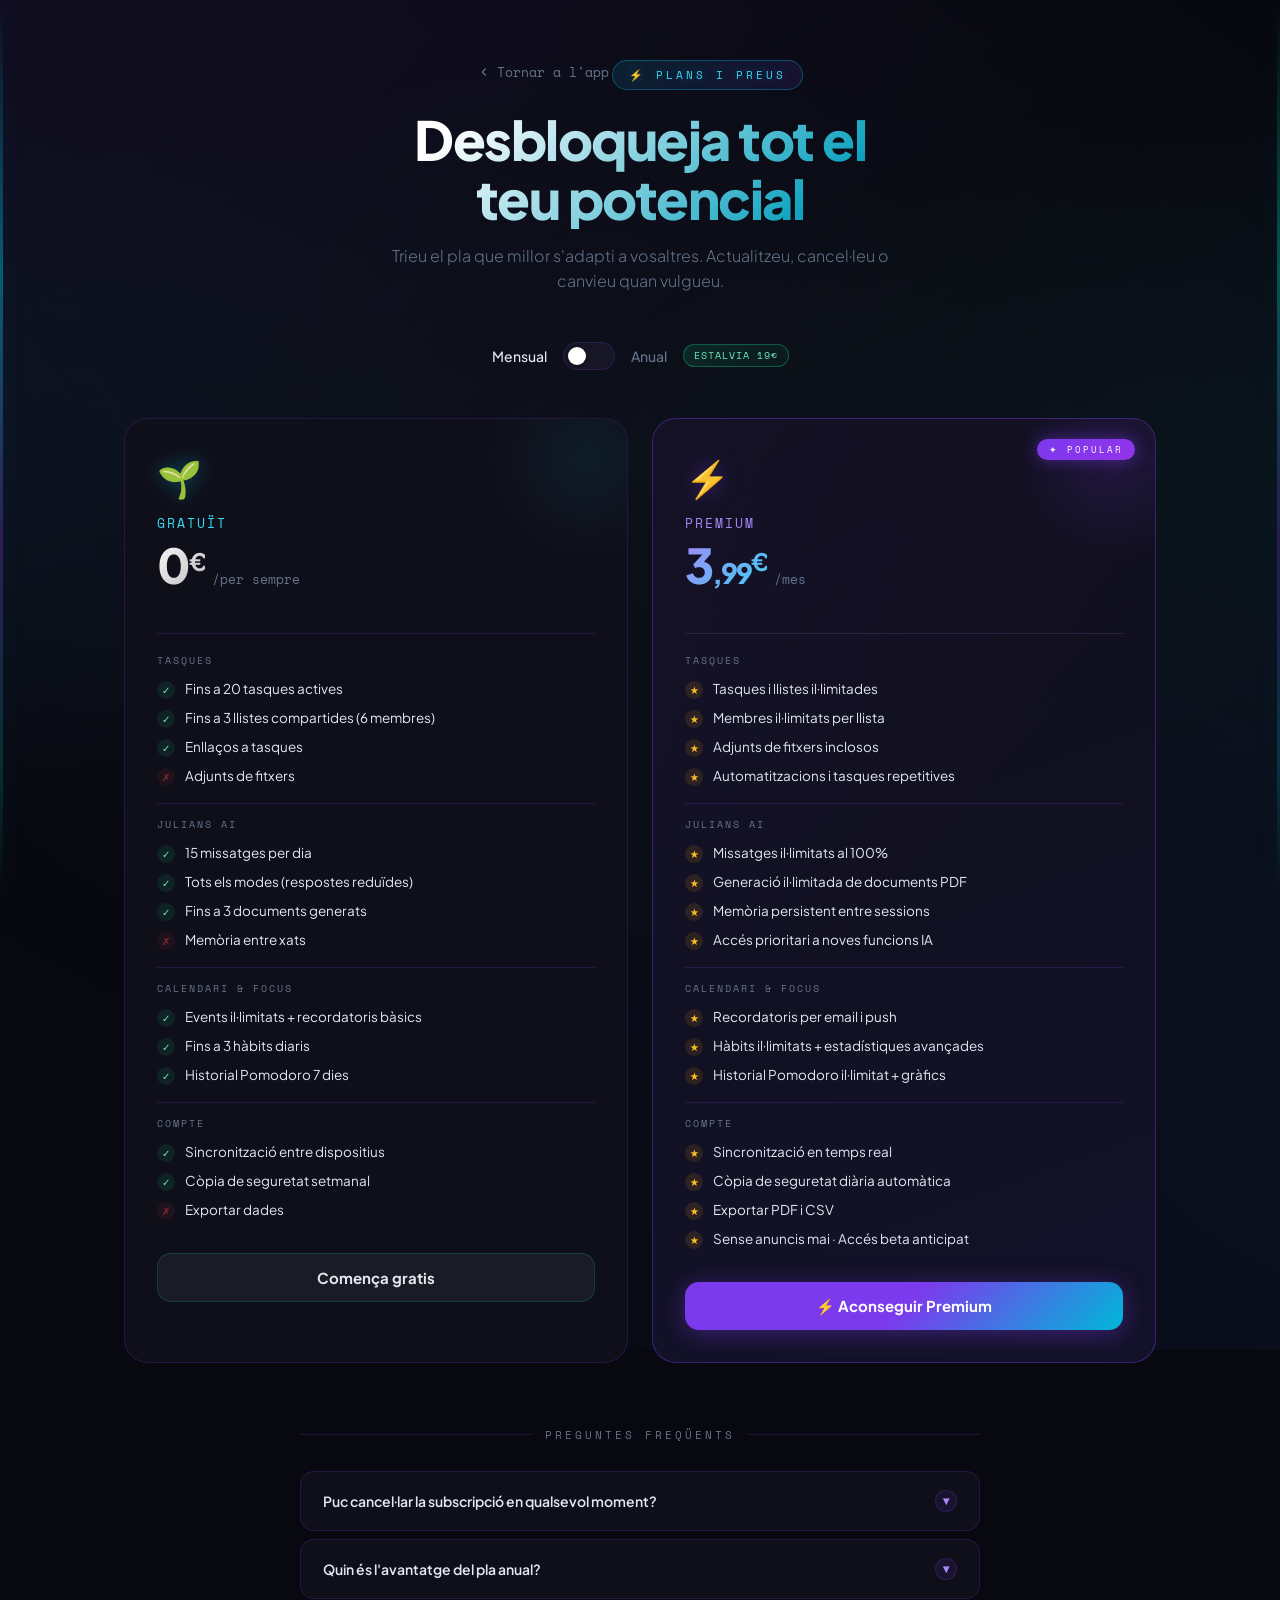
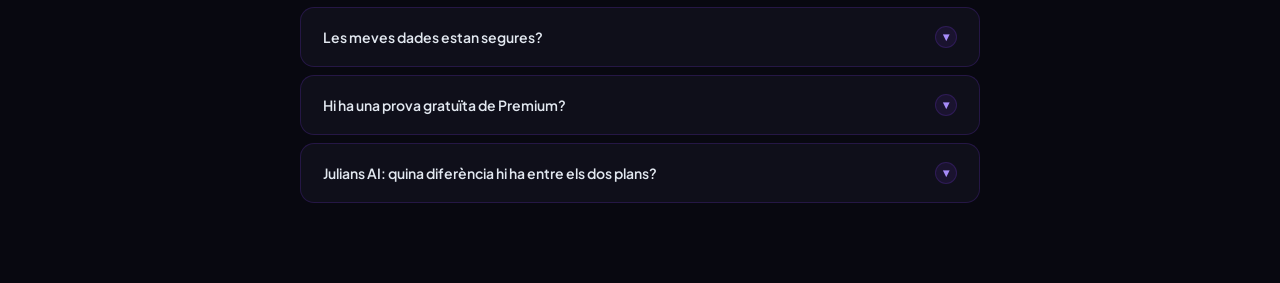
<file: pricing.html>
<!DOCTYPE html>
<html lang="ca">
<head>
<meta charset="UTF-8">
<meta name="viewport" content="width=device-width, initial-scale=1.0">

<!-- ═══════════════════════════════════════════════════
     SEO — Títol i descripció
════════════════════════════════════════════════════ -->
<title>Preus — JOmaxPath Premium | Planificador personal en català</title>
<meta name="description" content="Descobreix els plans de JOmaxPath. Comença gratis i actualitza a Premium per desbloquejar la IA Julians, temes exclusius i molt més.">
<meta name="keywords" content="JOmaxPath premium, preu planificador, organitzador català premium, productivitat, subscripció">
<meta name="author" content="JOmax">
<meta name="robots" content="index, follow">
<link rel="canonical" href="https://jomaxpath.com/pricing">

<!-- ═══════════════════════════════════════════════════
     Open Graph
════════════════════════════════════════════════════ -->
<meta property="og:type" content="website">
<meta property="og:url" content="https://jomaxpath.com/pricing">
<meta property="og:title" content="Preus — JOmaxPath Premium">
<meta property="og:description" content="Comença gratis i actualitza a Premium per desbloquejar la IA Julians, temes exclusius i molt més.">
<meta property="og:image" content="https://jomaxpath.com/og-image.png">
<meta property="og:image:width" content="1200">
<meta property="og:image:height" content="630">
<meta property="og:locale" content="ca_ES">
<meta property="og:site_name" content="JOmaxPath">

<!-- ═══════════════════════════════════════════════════
     Twitter Card
════════════════════════════════════════════════════ -->
<meta name="twitter:card" content="summary_large_image">
<meta name="twitter:url" content="https://jomaxpath.com/pricing">
<meta name="twitter:title" content="Preus — JOmaxPath Premium">
<meta name="twitter:description" content="Comença gratis i actualitza a Premium per desbloquejar la IA Julians, temes exclusius i molt més.">
<meta name="twitter:image" content="https://jomaxpath.com/og-image.png">

<!-- ═══════════════════════════════════════════════════
     Tema i color del navegador
════════════════════════════════════════════════════ -->
<meta name="theme-color" content="#7c3aed">
<meta name="apple-mobile-web-app-title" content="JOmaxPath">

<script src="https://js.stripe.com/v3/"></script>
<link href="https://fonts.googleapis.com/css2?family=Space+Mono:wght@400;700&family=Sora:wght@300;400;600;700;800&family=Plus+Jakarta+Sans:wght@300;400;500;600;700;800&display=swap" rel="stylesheet">
<style>
/* ══════════════════════════════════════════════════════
   JOMAXPATH — PÀGINA DE PREUS
   Coherent amb l'estil visual de l'app
══════════════════════════════════════════════════════ */
:root {
  --bg:      #080810;
  --card:    #0f0f1a;
  --card2:   #161625;
  --accent:  #7c3aed;
  --accent2: #a78bfa;
  --cyan:    #00b8d9;
  --cyan2:   #38d9f5;
  --green:   #10b981;
  --orange:  #f59e0b;
  --red:     #ef4444;
  --blue:    #3b82f6;
  --text:    #e2e8f0;
  --muted:   #64748b;
  --border:  rgba(124,58,237,0.2);
  --border-c: rgba(0,184,217,0.2);
}

*, *::before, *::after { margin:0; padding:0; box-sizing:border-box; }

html { scroll-behavior:smooth; }

body {
  background: var(--bg);
  color: var(--text);
  font-family: 'Plus Jakarta Sans','Sora',sans-serif;
  min-height: 100vh;
  overflow-x: hidden;
}

/* ── Scrollbar ── */
::-webkit-scrollbar { width:5px; }
::-webkit-scrollbar-track { background:transparent; }
::-webkit-scrollbar-thumb { background:rgba(124,58,237,0.3); border-radius:10px; }
::-webkit-scrollbar-thumb:hover { background:rgba(0,184,217,0.5); }

/* ── Background ambient ── */
body::before {
  content:'';
  position:fixed; top:-50%; left:-50%; width:200%; height:200%;
  background:
    radial-gradient(ellipse at 5% 50%, rgba(0,184,217,0.07) 0%,transparent 35%),
    radial-gradient(ellipse at 95% 50%, rgba(0,191,165,0.06) 0%,transparent 35%),
    radial-gradient(ellipse at 20% 15%, rgba(124,58,237,0.09) 0%,transparent 45%),
    radial-gradient(ellipse at 80% 85%, rgba(59,130,246,0.07) 0%,transparent 45%),
    radial-gradient(ellipse at 50% 50%, rgba(105,240,174,0.03) 0%,transparent 55%);
  pointer-events:none; z-index:0;
}

/* ── Side decos ── */
.side-deco {
  position:fixed; top:0; bottom:0; width:3px; z-index:0; pointer-events:none;
}
.side-deco-left {
  left:0;
  background:linear-gradient(to bottom, transparent 0%, rgba(0,184,217,0.45) 30%, rgba(124,58,237,0.3) 60%, rgba(0,191,165,0.2) 85%, transparent 100%);
  box-shadow:0 0 20px rgba(0,184,217,0.18);
}
.side-deco-right {
  right:0;
  background:linear-gradient(to bottom, transparent 0%, rgba(0,191,165,0.4) 30%, rgba(124,58,237,0.25) 60%, rgba(0,184,217,0.2) 85%, transparent 100%);
  box-shadow:0 0 20px rgba(0,191,165,0.15);
}

/* ── Container ── */
.container {
  max-width:1080px; margin:0 auto;
  padding:60px 24px 80px;
  position:relative; z-index:1;
}

/* ══════════════════════════════════════════════════════
   HEADER
══════════════════════════════════════════════════════ */
.page-header {
  text-align:center;
  margin-bottom:48px;
  animation: fadeDown 0.7s ease both;
}

.page-header .back-link {
  display:inline-flex; align-items:center; gap:6px;
  color:var(--muted); font-size:13px; text-decoration:none;
  font-family:'Space Mono',monospace;
  margin-bottom:28px;
  transition:color 0.2s;
}
.page-header .back-link:hover { color:var(--cyan2); }
.page-header .back-link svg { width:14px; height:14px; }

.tag {
  display:inline-block;
  background:linear-gradient(135deg,rgba(0,184,217,0.12),rgba(124,58,237,0.12));
  border:1px solid rgba(0,184,217,0.35);
  color:#38d9f5;
  font-family:'Space Mono',monospace; font-size:11px; letter-spacing:3px;
  text-transform:uppercase; padding:6px 16px; border-radius:20px;
  margin-bottom:20px;
  text-shadow:0 0 12px rgba(0,184,217,0.4);
}

.page-header h1 {
  font-size:clamp(32px,5vw,54px);
  font-weight:800;
  letter-spacing:-1.5px;
  background:linear-gradient(135deg, #fff 30%, rgba(0,184,217,0.85) 70%, rgba(124,58,237,0.9) 100%);
  -webkit-background-clip:text;
  -webkit-text-fill-color:transparent;
  background-clip:text;
  line-height:1.1;
  margin-bottom:14px;
}

.page-header .subtitle {
  color:var(--muted);
  font-size:16px;
  font-weight:300;
  max-width:520px;
  margin:0 auto;
  line-height:1.6;
}

/* ══════════════════════════════════════════════════════
   TOGGLE MENSUAL / ANUAL
══════════════════════════════════════════════════════ */
.billing-toggle {
  display:flex; align-items:center; justify-content:center; gap:16px;
  margin-bottom:48px;
  animation:fadeDown 0.8s 0.1s ease both;
}

.billing-label {
  font-size:14px;
  color:var(--muted);
  font-weight:500;
  transition:color 0.2s;
}
.billing-label.active { color:var(--text); }

.toggle-switch {
  position:relative;
  width:52px; height:28px;
  cursor:pointer;
}
.toggle-switch input { display:none; }

.toggle-track {
  position:absolute; inset:0;
  background:var(--card2);
  border:1px solid var(--border);
  border-radius:14px;
  transition:background 0.3s, border-color 0.3s;
}
.toggle-switch input:checked ~ .toggle-track {
  background:linear-gradient(135deg, var(--accent), var(--cyan));
  border-color:transparent;
}

.toggle-thumb {
  position:absolute;
  top:4px; left:4px;
  width:18px; height:18px;
  background:#fff;
  border-radius:50%;
  transition:transform 0.3s cubic-bezier(0.34,1.56,0.64,1);
  box-shadow:0 1px 4px rgba(0,0,0,0.4);
}
.toggle-switch input:checked ~ .toggle-track .toggle-thumb {
  transform:translateX(24px);
}

.save-badge {
  background:linear-gradient(135deg, rgba(16,185,129,0.15), rgba(16,185,129,0.05));
  border:1px solid rgba(16,185,129,0.4);
  color:#6ee7b7;
  font-family:'Space Mono',monospace;
  font-size:10px;
  letter-spacing:1px;
  text-transform:uppercase;
  padding:3px 10px;
  border-radius:20px;
}

/* ══════════════════════════════════════════════════════
   CARDS DE PREUS
══════════════════════════════════════════════════════ */
.plans-grid {
  display:grid;
  grid-template-columns:1fr 1fr;
  gap:24px;
  margin-bottom:64px;
  animation:fadeUp 0.7s 0.15s ease both;
}

@media(max-width:700px) {
  .plans-grid { grid-template-columns:1fr; }
}

/* ── Card base ── */
.plan-card {
  background:var(--card);
  border:1px solid var(--border);
  border-radius:24px;
  padding:36px 32px 32px;
  position:relative;
  overflow:hidden;
  transition:transform 0.25s, border-color 0.25s, box-shadow 0.25s;
}
.plan-card::before {
  content:'';
  position:absolute; top:-60px; right:-60px;
  width:200px; height:200px;
  border-radius:50%;
  pointer-events:none;
  transition:opacity 0.3s;
}

.plan-card:hover {
  transform:translateY(-4px);
}

/* ── Free card ── */
.plan-free::before {
  background:radial-gradient(circle, rgba(0,184,217,0.08), transparent 70%);
}
.plan-free:hover {
  border-color:rgba(0,184,217,0.4);
  box-shadow:0 12px 48px rgba(0,184,217,0.08);
}

/* ── Premium card ── */
.plan-premium {
  border-color:rgba(124,58,237,0.4);
  background:linear-gradient(160deg, #0f0f1a 0%, #13122a 100%);
}
.plan-premium::before {
  background:radial-gradient(circle, rgba(124,58,237,0.15), transparent 70%);
}
.plan-premium::after {
  content:'';
  position:absolute; inset:0;
  border-radius:24px;
  background:linear-gradient(135deg, rgba(124,58,237,0.06) 0%, transparent 50%);
  pointer-events:none;
}
.plan-premium:hover {
  border-color:rgba(167,139,250,0.6);
  box-shadow:0 12px 48px rgba(124,58,237,0.15);
}

/* ── Popular badge ── */
.popular-badge {
  position:absolute; top:20px; right:20px;
  background:linear-gradient(135deg, var(--accent), #9333ea);
  color:#fff;
  font-family:'Space Mono',monospace;
  font-size:9px; letter-spacing:2px; text-transform:uppercase;
  padding:4px 12px; border-radius:20px;
  box-shadow:0 0 16px rgba(124,58,237,0.5);
}

/* ── Plan header ── */
.plan-icon {
  font-size:36px;
  margin-bottom:12px;
  display:block;
  filter:drop-shadow(0 0 10px rgba(124,58,237,0.4));
}
.plan-free .plan-icon { filter:drop-shadow(0 0 10px rgba(0,184,217,0.4)); }

.plan-name {
  font-size:13px;
  font-family:'Space Mono',monospace;
  letter-spacing:2px;
  text-transform:uppercase;
  color:var(--muted);
  margin-bottom:8px;
}
.plan-premium .plan-name { color:var(--accent2); }
.plan-free .plan-name { color:var(--cyan2); }

/* ── Preu ── */
.plan-price-block { margin-bottom:6px; }

.plan-price {
  font-size:48px;
  font-weight:800;
  letter-spacing:-2px;
  line-height:1;
  background:linear-gradient(135deg, #fff, rgba(255,255,255,0.7));
  -webkit-background-clip:text;
  -webkit-text-fill-color:transparent;
  background-clip:text;
}
.plan-premium .plan-price {
  background:linear-gradient(135deg, var(--accent2), var(--cyan2));
  -webkit-background-clip:text;
  background-clip:text;
}

.plan-currency { font-size:24px; font-weight:700; vertical-align:top; margin-top:8px; display:inline-block; }
.plan-period {
  font-size:13px; color:var(--muted); font-weight:400;
  font-family:'Space Mono',monospace;
  margin-left:4px;
}

.plan-price-alt {
  font-size:12px; color:var(--muted);
  font-family:'Space Mono',monospace;
  margin-bottom:20px;
  min-height:18px;
}

/* ── Divider ── */
.plan-divider {
  height:1px;
  background:var(--border);
  margin:20px 0;
}
.plan-premium .plan-divider { background:rgba(167,139,250,0.15); }

/* ── Features ── */
.plan-features { list-style:none; margin-bottom:28px; }

.plan-features li {
  display:flex; align-items:flex-start; gap:10px;
  font-size:13.5px;
  color:var(--text);
  padding:5px 0;
  line-height:1.4;
}

.feat-icon {
  flex-shrink:0;
  width:18px; height:18px;
  border-radius:50%;
  display:flex; align-items:center; justify-content:center;
  font-size:10px;
  margin-top:1px;
}
.feat-yes {
  background:rgba(16,185,129,0.12);
  color:#6ee7b7;
}
.feat-no {
  background:rgba(239,68,68,0.08);
  color:rgba(239,68,68,0.5);
}
.feat-star {
  background:rgba(245,158,11,0.12);
  color:#fbbf24;
}

.plan-features li.feat-section-title {
  font-family:'Space Mono',monospace;
  font-size:10px; letter-spacing:2px; text-transform:uppercase;
  color:var(--muted);
  margin-top:12px; margin-bottom:2px;
  border-top:1px solid var(--border);
  padding-top:14px;
}
.plan-features li.feat-section-title:first-child { border-top:none; margin-top:0; padding-top:0; }

/* ── CTA ── */
.plan-cta {
  display:block; width:100%;
  padding:14px;
  border-radius:14px;
  font-family:'Plus Jakarta Sans',sans-serif;
  font-size:15px; font-weight:700;
  text-align:center;
  cursor:pointer;
  text-decoration:none;
  transition:all 0.25s;
  border:none;
  position:relative; z-index:1;
}

.cta-free {
  background:rgba(255,255,255,0.05);
  border:1px solid var(--border-c);
  color:var(--text);
}
.cta-free:hover {
  background:rgba(0,184,217,0.08);
  border-color:rgba(0,184,217,0.5);
  color:var(--cyan2);
}

.cta-premium {
  background:linear-gradient(135deg, var(--accent) 0%, #7c3aed 50%, var(--cyan) 100%);
  color:#fff;
  box-shadow:0 4px 24px rgba(124,58,237,0.4);
}
.cta-premium:hover {
  box-shadow:0 6px 32px rgba(124,58,237,0.6);
  transform:translateY(-1px);
}
.cta-premium:active { transform:translateY(0); }

/* ══════════════════════════════════════════════════════
   SECCIÓ FAQ
══════════════════════════════════════════════════════ */
.faq-section {
  max-width:680px; margin:0 auto;
  animation:fadeUp 0.7s 0.3s ease both;
}

.section-title {
  font-family:'Space Mono',monospace;
  font-size:11px; letter-spacing:3px; text-transform:uppercase;
  color:var(--muted);
  margin-bottom:28px;
  display:flex; align-items:center; gap:12px;
  text-align:center; justify-content:center;
}
.section-title::before, .section-title::after {
  content:''; flex:1; height:1px; background:var(--border);
}

.faq-list { display:flex; flex-direction:column; gap:8px; }

.faq-item {
  background:var(--card);
  border:1px solid var(--border);
  border-radius:14px;
  overflow:hidden;
  transition:border-color 0.2s;
}
.faq-item:hover { border-color:rgba(124,58,237,0.35); }

.faq-question {
  display:flex; align-items:center; justify-content:space-between;
  padding:18px 22px;
  cursor:pointer;
  font-size:14px; font-weight:600;
  color:var(--text);
  user-select:none;
}

.faq-arrow {
  flex-shrink:0;
  width:22px; height:22px;
  border-radius:50%;
  background:rgba(124,58,237,0.1);
  border:1px solid var(--border);
  display:flex; align-items:center; justify-content:center;
  color:var(--accent2);
  font-size:12px;
  transition:transform 0.3s, background 0.2s;
}
.faq-item.open .faq-arrow {
  transform:rotate(180deg);
  background:rgba(124,58,237,0.2);
}

.faq-answer {
  max-height:0; overflow:hidden;
  transition:max-height 0.35s ease, padding 0.2s;
  font-size:13.5px;
  color:var(--muted);
  line-height:1.7;
}
.faq-item.open .faq-answer {
  max-height:300px;
  padding:0 22px 18px;
}

/* ══════════════════════════════════════════════════════
   ANIMATIONS
══════════════════════════════════════════════════════ */
@keyframes fadeDown {
  from { opacity:0; transform:translateY(-20px); }
  to   { opacity:1; transform:translateY(0); }
}
@keyframes fadeUp {
  from { opacity:0; transform:translateY(20px); }
  to   { opacity:1; transform:translateY(0); }
}

/* ══════════════════════════════════════════════════════
   TOAST
══════════════════════════════════════════════════════ */
.toast {
  position:fixed; bottom:32px; right:32px;
  background:var(--card2);
  border:1px solid var(--border);
  border-radius:14px;
  padding:14px 20px;
  font-size:13px; color:var(--text);
  box-shadow:0 8px 32px rgba(0,0,0,0.4);
  transform:translateY(20px); opacity:0;
  transition:transform 0.3s, opacity 0.3s;
  z-index:999;
  max-width:300px;
}
.toast.show { transform:translateY(0); opacity:1; }
.toast-icon { font-size:18px; margin-right:8px; }

/* ══════════════════════════════════════════════════════
   SUCCESS PAGE
══════════════════════════════════════════════════════ */
.success-page {
  display:none;
  text-align:center;
  padding:80px 24px;
  animation:fadeDown 0.6s ease both;
}
.success-page.visible { display:block; }

.success-emoji {
  font-size:80px;
  display:block;
  margin-bottom:24px;
  animation:bounceIn 0.6s ease both;
}

@keyframes bounceIn {
  from { transform:scale(0.5); opacity:0; }
  60%  { transform:scale(1.1); }
  to   { transform:scale(1); opacity:1; }
}

.success-h1 {
  font-size:clamp(28px,4vw,42px);
  font-weight:800;
  letter-spacing:-1.5px;
  background:linear-gradient(135deg, #fff, var(--accent2));
  -webkit-background-clip:text;
  -webkit-text-fill-color:transparent;
  background-clip:text;
  margin-bottom:12px;
}

.success-sub {
  font-size:16px; color:var(--muted); margin-bottom:40px;
}

.success-features {
  display:grid; grid-template-columns:repeat(auto-fill, minmax(200px,1fr));
  gap:12px; max-width:600px; margin:0 auto 40px;
}

.success-feat {
  background:var(--card);
  border:1px solid rgba(124,58,237,0.2);
  border-radius:14px;
  padding:18px 16px;
  font-size:13px;
  text-align:left;
}
.success-feat .sf-icon { font-size:24px; margin-bottom:8px; display:block; }
.success-feat .sf-title { font-weight:700; margin-bottom:4px; }
.success-feat .sf-desc { color:var(--muted); font-size:12px; }

.btn-go-app {
  display:inline-block;
  padding:15px 40px;
  background:linear-gradient(135deg, var(--accent), var(--cyan));
  color:#fff;
  font-weight:700; font-size:16px;
  border-radius:16px;
  text-decoration:none;
  box-shadow:0 4px 24px rgba(124,58,237,0.4);
  transition:box-shadow 0.2s, transform 0.2s;
}
.btn-go-app:hover {
  box-shadow:0 6px 36px rgba(124,58,237,0.6);
  transform:translateY(-2px);
}

/* Confetti canvas */
#confetti-canvas {
  position:fixed; top:0; left:0; width:100%; height:100%;
  pointer-events:none; z-index:500;
}

/* ══════════════════════════════════════════════════════
   RESPONSIVE
══════════════════════════════════════════════════════ */
@media(max-width:600px) {
  .container { padding:40px 16px 60px; }
  .plan-card { padding:28px 22px 24px; }
  .plan-price { font-size:38px; }
}
</style>
</head>
<body>

<div class="side-deco side-deco-left"></div>
<div class="side-deco side-deco-right"></div>
<canvas id="confetti-canvas"></canvas>
<div id="toast" class="toast"></div>

<!-- ══════════ PÀGINA PRINCIPAL ══════════ -->
<div id="pricing-page">
<div class="container">

  <!-- HEADER -->
  <div class="page-header">
    <a href="/" class="back-link">
      <svg viewBox="0 0 24 24" fill="none" stroke="currentColor" stroke-width="2"><path d="M15 18l-6-6 6-6"/></svg>
      Tornar a l'app
    </a>
    <div class="tag">⚡ Plans i Preus</div>
    <h1>Desbloqueja tot el<br>teu potencial</h1>
    <p class="subtitle">Trieu el pla que millor s'adapti a vosaltres. Actualitzeu, cancel·leu o canvieu quan vulgueu.</p>
  </div>

  <!-- TOGGLE FACTURACIÓ -->
  <div class="billing-toggle">
    <span class="billing-label active" id="lbl-monthly">Mensual</span>
    <label class="toggle-switch">
      <input type="checkbox" id="billing-toggle">
      <div class="toggle-track">
        <div class="toggle-thumb"></div>
      </div>
    </label>
    <span class="billing-label" id="lbl-yearly">Anual</span>
    <span class="save-badge">Estalvia 19€</span>
  </div>

  <!-- CARDS -->
  <div class="plans-grid">

    <!-- FREE -->
    <div class="plan-card plan-free">
      <span class="plan-icon">🌱</span>
      <div class="plan-name">Gratuït</div>
      <div class="plan-price-block">
        <span class="plan-price">0<span class="plan-currency">€</span></span>
        <span class="plan-period">/per sempre</span>
      </div>
      <div class="plan-price-alt">&nbsp;</div>
      <div class="plan-divider"></div>

      <ul class="plan-features">
        <li class="feat-section-title">Tasques</li>
        <li><span class="feat-icon feat-yes">✓</span> Fins a 20 tasques actives</li>
        <li><span class="feat-icon feat-yes">✓</span> Fins a 3 llistes compartides (6 membres)</li>
        <li><span class="feat-icon feat-yes">✓</span> Enllaços a tasques</li>
        <li><span class="feat-icon feat-no">✗</span> Adjunts de fitxers</li>

        <li class="feat-section-title">Julians AI</li>
        <li><span class="feat-icon feat-yes">✓</span> 15 missatges per dia</li>
        <li><span class="feat-icon feat-yes">✓</span> Tots els modes (respostes reduïdes)</li>
        <li><span class="feat-icon feat-yes">✓</span> Fins a 3 documents generats</li>
        <li><span class="feat-icon feat-no">✗</span> Memòria entre xats</li>

        <li class="feat-section-title">Calendari & Focus</li>
        <li><span class="feat-icon feat-yes">✓</span> Events il·limitats + recordatoris bàsics</li>
        <li><span class="feat-icon feat-yes">✓</span> Fins a 3 hàbits diaris</li>
        <li><span class="feat-icon feat-yes">✓</span> Historial Pomodoro 7 dies</li>

        <li class="feat-section-title">Compte</li>
        <li><span class="feat-icon feat-yes">✓</span> Sincronització entre dispositius</li>
        <li><span class="feat-icon feat-yes">✓</span> Còpia de seguretat setmanal</li>
        <li><span class="feat-icon feat-no">✗</span> Exportar dades</li>
      </ul>

      <a href="/" class="plan-cta cta-free">Comença gratis</a>
    </div>

    <!-- PREMIUM -->
    <div class="plan-card plan-premium">
      <div class="popular-badge">✦ Popular</div>
      <span class="plan-icon">⚡</span>
      <div class="plan-name">Premium</div>
      <div class="plan-price-block">
        <span class="plan-price" id="premium-price">3<span style="font-size:28px">,99</span><span class="plan-currency">€</span></span>
        <span class="plan-period" id="premium-period">/mes</span>
      </div>
      <div class="plan-price-alt" id="premium-alt">&nbsp;</div>
      <div class="plan-divider"></div>

      <ul class="plan-features">
        <li class="feat-section-title">Tasques</li>
        <li><span class="feat-icon feat-star">★</span> Tasques i llistes il·limitades</li>
        <li><span class="feat-icon feat-star">★</span> Membres il·limitats per llista</li>
        <li><span class="feat-icon feat-star">★</span> Adjunts de fitxers inclosos</li>
        <li><span class="feat-icon feat-star">★</span> Automatitzacions i tasques repetitives</li>

        <li class="feat-section-title">Julians AI</li>
        <li><span class="feat-icon feat-star">★</span> Missatges il·limitats al 100%</li>
        <li><span class="feat-icon feat-star">★</span> Generació il·limitada de documents PDF</li>
        <li><span class="feat-icon feat-star">★</span> Memòria persistent entre sessions</li>
        <li><span class="feat-icon feat-star">★</span> Accés prioritari a noves funcions IA</li>

        <li class="feat-section-title">Calendari & Focus</li>
        <li><span class="feat-icon feat-star">★</span> Recordatoris per email i push</li>
        <li><span class="feat-icon feat-star">★</span> Hàbits il·limitats + estadístiques avançades</li>
        <li><span class="feat-icon feat-star">★</span> Historial Pomodoro il·limitat + gràfics</li>

        <li class="feat-section-title">Compte</li>
        <li><span class="feat-icon feat-star">★</span> Sincronització en temps real</li>
        <li><span class="feat-icon feat-star">★</span> Còpia de seguretat diària automàtica</li>
        <li><span class="feat-icon feat-star">★</span> Exportar PDF i CSV</li>
        <li><span class="feat-icon feat-star">★</span> Sense anuncis mai · Accés beta anticipat</li>
      </ul>

      <button class="plan-cta cta-premium" onclick="startCheckout()">
        ⚡ Aconseguir Premium
      </button>
    </div>

  </div><!-- /plans-grid -->

  <!-- FAQ -->
  <div class="faq-section">
    <div class="section-title">Preguntes freqüents</div>
    <div class="faq-list">

      <div class="faq-item">
        <div class="faq-question" onclick="toggleFaq(this)">
          Puc cancel·lar la subscripció en qualsevol moment?
          <div class="faq-arrow">▾</div>
        </div>
        <div class="faq-answer">
          Sí, totalment. Pots cancel·lar la teva subscripció Premium des del teu perfil en qualsevol moment. Mantindràs l'accés fins al final del període de facturació actual, sense càrrecs addicionals.
        </div>
      </div>

      <div class="faq-item">
        <div class="faq-question" onclick="toggleFaq(this)">
          Quin és l'avantatge del pla anual?
          <div class="faq-arrow">▾</div>
        </div>
        <div class="faq-answer">
          Amb el pla anual pagues 29€ en comptes de 47,88€ (12 × 3,99€), la qual cosa suposa un estalvi de gairebé 19€ a l'any. És la millor opció si saps que faràs servir JomaxPath tot el curs escolar.
        </div>
      </div>

      <div class="faq-item">
        <div class="faq-question" onclick="toggleFaq(this)">
          Les meves dades estan segures?
          <div class="faq-arrow">▾</div>
        </div>
        <div class="faq-answer">
          Sí. El pagament és gestionat per Stripe, una de les plataformes de pagament més segures del món. JomaxPath no emmagatzema les teves dades de targeta de crèdit en cap moment. Tota la informació personal de l'app és encriptada.
        </div>
      </div>

      <div class="faq-item">
        <div class="faq-question" onclick="toggleFaq(this)">
          Hi ha una prova gratuïta de Premium?
          <div class="faq-arrow">▾</div>
        </div>
        <div class="faq-answer">
          El pla gratuït ja inclou moltes funcions per provar l'app. Si voleu accedir a Premium, podeu subscriure-us i, si no esteu satisfets en els primers 7 dies, contacteu-nos per a un reemborsament complet.
        </div>
      </div>

      <div class="faq-item">
        <div class="faq-question" onclick="toggleFaq(this)">
          Julians AI: quina diferència hi ha entre els dos plans?
          <div class="faq-arrow">▾</div>
        </div>
        <div class="faq-answer">
          Al pla gratuït, Julians AI respon amb respostes més breus i té un límit de 15 missatges diaris i 3 documents generats. Al Premium, pots enviar missatges il·limitats, les respostes aprofiten tot el context, la IA recorda les converses anteriors i pots generar documents PDF sense límit.
        </div>
      </div>

    </div>
  </div>

</div><!-- /container -->
</div><!-- /pricing-page -->


<!-- ══════════ PÀGINA D'ÈXIT ══════════ -->
<div id="success-page" class="success-page">
  <div class="container">
    <span class="success-emoji">🎉</span>
    <h1 class="success-h1">Benvingut/da a Premium!</h1>
    <p class="success-sub">El teu compte ja té accés a totes les funcions desbloqueades. Endavant!</p>

    <div class="success-features">
      <div class="success-feat">
        <span class="sf-icon">🤖</span>
        <div class="sf-title">Julians AI il·limitat</div>
        <div class="sf-desc">Missatges i documents sense límit</div>
      </div>
      <div class="success-feat">
        <span class="sf-icon">✅</span>
        <div class="sf-title">Tasques il·limitades</div>
        <div class="sf-desc">Sense cap restricció de llistes o membres</div>
      </div>
      <div class="success-feat">
        <span class="sf-icon">📊</span>
        <div class="sf-title">Estadístiques avançades</div>
        <div class="sf-desc">Gràfics i hàbits il·limitats</div>
      </div>
      <div class="success-feat">
        <span class="sf-icon">☁️</span>
        <div class="sf-title">Còpia diària + Exportació</div>
        <div class="sf-desc">Les teves dades sempre segures</div>
      </div>
    </div>

    <a href="/" class="btn-go-app">Anar a l'app →</a>
  </div>
</div>

<script>
/* ══════════════════════════════════════════════════════
   TOGGLE FACTURACIÓ
══════════════════════════════════════════════════════ */
const toggle = document.getElementById('billing-toggle');
const lblMonthly = document.getElementById('lbl-monthly');
const lblYearly  = document.getElementById('lbl-yearly');
const priceEl    = document.getElementById('premium-price');
const periodEl   = document.getElementById('premium-period');
const altEl      = document.getElementById('premium-alt');

let isYearly = false;

toggle.addEventListener('change', () => {
  isYearly = toggle.checked;
  lblMonthly.classList.toggle('active', !isYearly);
  lblYearly.classList.toggle('active',  isYearly);

  if (isYearly) {
    priceEl.innerHTML = `29<span class="plan-currency">€</span>`;
    periodEl.textContent = '/any';
    altEl.textContent = '≈ 2,42€/mes · Estalvies 18,88€';
  } else {
    priceEl.innerHTML = `3<span style="font-size:28px">,99</span><span class="plan-currency">€</span>`;
    periodEl.textContent = '/mes';
    altEl.innerHTML = '&nbsp;';
  }
});

/* ══════════════════════════════════════════════════════
   FAQ ACCORDION
══════════════════════════════════════════════════════ */
function toggleFaq(questionEl) {
  const item = questionEl.closest('.faq-item');
  const wasOpen = item.classList.contains('open');

  // Tancar totes
  document.querySelectorAll('.faq-item.open').forEach(i => i.classList.remove('open'));

  if (!wasOpen) item.classList.add('open');
}

/* ══════════════════════════════════════════════════════
   TOAST
══════════════════════════════════════════════════════ */
function showToast(msg, icon = '⚡') {
  const t = document.getElementById('toast');
  t.innerHTML = `<span class="toast-icon">${icon}</span>${msg}`;
  t.classList.add('show');
  setTimeout(() => t.classList.remove('show'), 3500);
}

/* ══════════════════════════════════════════════════════
   CHECKOUT AMB STRIPE
   ─────────────────────────────────────────────────────
   Per activar el pagament real, necessites:
   1. Un backend Node.js amb els endpoints descrits
   2. Les variables d'entorn de Stripe configurades
   3. Substituir la URL del fetch per la del teu servidor
══════════════════════════════════════════════════════ */
/* ══════════════════════════════════════════════════════
   PAGAMENT AMB STRIPE PAYMENT LINKS
   ─────────────────────────────────────────────────────
   No necessita backend! Genera els links directament a:
   dashboard.stripe.com → Productes → Payment Links
   i substitueix les URLs de sota.
══════════════════════════════════════════════════════ */
/* ══════════════════════════════════════════════════════
   STRIPE EMBEDDED CHECKOUT (Prebuilt form)
   Substitueix els price IDs pel teus de Stripe Dashboard:
   dashboard.stripe.com → Productes → [pla] → copia price_xxx
══════════════════════════════════════════════════════ */
const STRIPE_PUBLISHABLE_KEY = 'pk_live_AQUI'; // ← el teu pk_live_xxxx
const PRICE_IDS = {
  monthly: 'price_1T8ff89DtQnTFrkbKJdZLPl7', // ← price_xxxx del pla mensual
  yearly:  'price_1T8fhF9DtQnTFrkbXP3GLIN5', // ← price_xxxx del pla anual
};

let stripeInstance = null;
let embeddedCheckout = null;

async function startCheckout() {
  const plan = isYearly ? 'yearly' : 'monthly';

  // Comprovar configuració
  if(STRIPE_PUBLISHABLE_KEY.includes('AQUI') || PRICE_IDS[plan].includes('AQUI')) {
    showToast('Cal configurar les claus de Stripe primer.', '⚙️');
    return;
  }

  // Obtenir usuari (Supabase)
  const user = window.supa ? (await window.supa.auth.getUser())?.data?.user : null;

  // Obrir modal
  const overlay = document.getElementById('checkout-overlay');
  overlay.style.display = 'flex';
  document.getElementById('checkout-loading').style.display = 'flex';
  document.getElementById('checkout-plan-label').textContent =
    plan === 'yearly' ? 'Premium Anual — 29€/any' : 'Premium Mensual — 3,99€/mes';

  // Netejar checkout anterior si existeix
  if(embeddedCheckout) { embeddedCheckout.destroy(); embeddedCheckout = null; }

  try {
    // 1. Crear sessió al backend (Cloudflare Worker)
    const res = await fetch('/api/create-checkout-session', {
      method: 'POST',
      headers: { 'Content-Type': 'application/json' },
      body: JSON.stringify({
        priceId: PRICE_IDS[plan],
        userId:  user?.id   || 'guest',
        email:   user?.email || '',
      }),
    });

    if(!res.ok) throw new Error('Error creant la sessió de pagament');
    const { clientSecret } = await res.json();

    // 2. Inicialitzar Stripe i muntar el formulari embegut
    if(!stripeInstance) stripeInstance = Stripe(STRIPE_PUBLISHABLE_KEY);

    document.getElementById('checkout-loading').style.display = 'none';

    embeddedCheckout = await stripeInstance.initEmbeddedCheckout({ clientSecret });
    embeddedCheckout.mount('#checkout-container');

  } catch(err) {
    console.error('[Checkout]', err);
    document.getElementById('checkout-loading').style.display = 'none';
    document.getElementById('checkout-container').innerHTML =
      `<div style="text-align:center;padding:40px;color:#fca5a5;font-size:14px;">
        ❌ Error carregant el pagament<br>
        <span style="font-size:12px;color:#64748b;margin-top:8px;display:block;">${err.message}</span>
        <button onclick="closeCheckout()" style="margin-top:16px;padding:10px 20px;background:rgba(124,58,237,0.15);border:1px solid rgba(124,58,237,0.3);border-radius:8px;color:#a78bfa;cursor:pointer;">Tancar</button>
      </div>`;
  }
}

function closeCheckout() {
  if(embeddedCheckout) { embeddedCheckout.destroy(); embeddedCheckout = null; }
  document.getElementById('checkout-overlay').style.display = 'none';
  document.getElementById('checkout-container').innerHTML =
    document.getElementById('checkout-loading').outerHTML;
  document.getElementById('checkout-loading').style.display = 'flex';
}

// Tancar amb Escape
document.addEventListener('keydown', e => {
  if(e.key === 'Escape') {
    const ol = document.getElementById('checkout-overlay');
    if(ol && ol.style.display === 'flex') closeCheckout();
  }
});

/* ══════════════════════════════════════════════════════
   DETECCIÓ PÀGINA D'ÈXIT
   Activa la vista si el path és /premium-success
   o si la URL té ?success=true
══════════════════════════════════════════════════════ */
function checkSuccessPage() {
  const path = window.location.pathname;
  const params = new URLSearchParams(window.location.search);

  if (path.includes('premium-success') || params.get('success') === 'true') {
    document.getElementById('pricing-page').style.display = 'none';
    document.getElementById('success-page').classList.add('visible');
    launchConfetti();
  }
}

/* ══════════════════════════════════════════════════════
   CONFETTI
══════════════════════════════════════════════════════ */
function launchConfetti() {
  const canvas = document.getElementById('confetti-canvas');
  const ctx = canvas.getContext('2d');
  canvas.width  = window.innerWidth;
  canvas.height = window.innerHeight;

  const colors = ['#7c3aed','#a78bfa','#00b8d9','#38d9f5','#10b981','#f59e0b','#ec4899'];
  const particles = [];

  for (let i = 0; i < 140; i++) {
    particles.push({
      x: Math.random() * canvas.width,
      y: -10 - Math.random() * 200,
      w: 6 + Math.random() * 8,
      h: 3 + Math.random() * 5,
      color: colors[Math.floor(Math.random() * colors.length)],
      vx: (Math.random() - 0.5) * 3,
      vy: 2 + Math.random() * 3,
      rot: Math.random() * Math.PI * 2,
      vr: (Math.random() - 0.5) * 0.2,
      alpha: 1,
    });
  }

  let frame;
  function draw() {
    ctx.clearRect(0, 0, canvas.width, canvas.height);
    let alive = false;

    particles.forEach(p => {
      if (p.y > canvas.height + 20) return;
      alive = true;
      p.x  += p.vx;
      p.y  += p.vy;
      p.rot += p.vr;
      if (p.y > canvas.height * 0.6) p.alpha -= 0.01;

      ctx.save();
      ctx.globalAlpha = Math.max(0, p.alpha);
      ctx.translate(p.x, p.y);
      ctx.rotate(p.rot);
      ctx.fillStyle = p.color;
      ctx.fillRect(-p.w/2, -p.h/2, p.w, p.h);
      ctx.restore();
    });

    if (alive) frame = requestAnimationFrame(draw);
    else ctx.clearRect(0, 0, canvas.width, canvas.height);
  }

  frame = requestAnimationFrame(draw);
  setTimeout(() => { cancelAnimationFrame(frame); ctx.clearRect(0,0,canvas.width,canvas.height); }, 5000);
}

// Inicialitzar
checkSuccessPage();
</script>

<!-- ══════════════════════════════════════════════════════
   BACKEND NODE.JS — Pega això en un fitxer separat: server.js
   ══════════════════════════════════════════════════════
   Instruccions:
   1) npm install express stripe dotenv cors
   2) Crea un fitxer .env amb les variables que veus a sota
   3) node server.js

<!- - - - - - - - - - - - - - - - - - - - - - - - - - -
// server.js
require('dotenv').config();
const express = require('express');
const stripe = require('stripe')(process.env.STRIPE_SECRET_KEY);
const cors = require('cors');
const app = express();

app.use(cors());

// Webhook: body raw (ha d'anar ABANS de express.json())
app.post('/api/webhook', express.raw({ type: 'application/json' }), async (req, res) => {
  const sig = req.headers['stripe-signature'];
  let event;
  try {
    event = stripe.webhooks.constructEvent(req.body, sig, process.env.STRIPE_WEBHOOK_SECRET);
  } catch (err) {
    return res.status(400).send(`Webhook Error: ${err.message}`);
  }

  switch (event.type) {
    case 'checkout.session.completed': {
      const session = event.data.object;
      // TODO: activar Premium a l'usuari (actualitzar BD)
      // const userId = session.metadata.userId;
      // await db.users.update({ where: { id: userId }, data: { isPremium: true, ... } });
      break;
    }
    case 'customer.subscription.deleted': {
      // TODO: desactivar Premium
      break;
    }
    case 'invoice.payment_failed': {
      // TODO: notificar usuari
      break;
    }
  }

  res.json({ received: true });
});

app.use(express.json());

// Crear sessió de checkout
app.post('/api/create-checkout-session', async (req, res) => {
  const { priceId, userId, email } = req.body;

  try {
    const session = await stripe.checkout.sessions.create({
      payment_method_types: ['card'],
      mode: 'subscription',
      line_items: [{ price: priceId, quantity: 1 }],
      customer_email: email,
      metadata: { userId },
      success_url: process.env.SUCCESS_URL + '?success=true&session_id={CHECKOUT_SESSION_ID}',
      cancel_url:  process.env.CANCEL_URL,
    });
    res.json({ url: session.url });
  } catch (err) {
    res.status(500).json({ error: err.message });
  }
});

// Estat de subscripció
app.get('/api/subscription-status', async (req, res) => {
  const { userId } = req.query;
  // TODO: consultar BD per userId
  // const user = await db.users.findUnique({ where: { id: userId } });
  res.json({ isPremium: false, plan: null, expiresAt: null });
});

// Cancel·lar subscripció
app.post('/api/cancel-subscription', async (req, res) => {
  const { subscriptionId } = req.body;
  try {
    const sub = await stripe.subscriptions.update(subscriptionId, {
      cancel_at_period_end: true,
    });
    res.json({ success: true, cancelAt: sub.cancel_at });
  } catch (err) {
    res.status(500).json({ error: err.message });
  }
});

const PORT = process.env.PORT || 3001;
app.listen(PORT, () => console.log(`JomaxPath backend actiu al port ${PORT}`));
- - - - - - - - - - - - - - - - - - - - - - - - - - - ->

   Variables .env necessàries:
   STRIPE_SECRET_KEY=sk_live_xxxx
   STRIPE_PUBLISHABLE_KEY=pk_live_xxxx
   STRIPE_WEBHOOK_SECRET=whsec_xxxx
   STRIPE_PRICE_MONTHLY=price_xxxx
   STRIPE_PRICE_YEARLY=price_xxxx
   SUCCESS_URL=https://jomaxpath.com/premium-success
   CANCEL_URL=https://jomaxpath.com/pricing
- - - - - - - - - - - - - - - - - - - - - - - - - - - -->


<!-- ══ STRIPE EMBEDDED CHECKOUT MODAL ══ -->
<div id="checkout-overlay" style="display:none;position:fixed;inset:0;background:rgba(0,0,0,0.85);backdrop-filter:blur(10px);z-index:8000;align-items:center;justify-content:center;padding:16px;">
  <div style="background:#0f0f1a;border:1px solid rgba(124,58,237,0.35);border-radius:20px;width:min(520px,100%);max-height:90vh;overflow-y:auto;position:relative;box-shadow:0 0 80px rgba(124,58,237,0.2);">
    <!-- Header -->
    <div style="display:flex;align-items:center;justify-content:space-between;padding:20px 24px 0;">
      <div>
        <div style="font-family:'Space Mono',monospace;font-size:9px;letter-spacing:2px;text-transform:uppercase;color:#a78bfa;margin-bottom:4px;">⚡ JomaxPath</div>
        <div style="font-size:16px;font-weight:700;color:#e2e8f0;" id="checkout-plan-label">Subscripció Premium</div>
      </div>
      <button onclick="closeCheckout()" style="background:rgba(255,255,255,0.06);border:1px solid rgba(255,255,255,0.1);border-radius:50%;width:32px;height:32px;color:#64748b;font-size:16px;cursor:pointer;display:flex;align-items:center;justify-content:center;transition:all 0.2s;" onmouseover="this.style.color='#e2e8f0'" onmouseout="this.style.color='#64748b'">✕</button>
    </div>
    <!-- Contenidor del formulari de Stripe -->
    <div id="checkout-container" style="padding:20px 24px 24px;min-height:300px;">
      <div id="checkout-loading" style="display:flex;flex-direction:column;align-items:center;justify-content:center;padding:60px 0;gap:16px;">
        <div style="width:36px;height:36px;border:3px solid rgba(124,58,237,0.2);border-top-color:#7c3aed;border-radius:50%;animation:spin 0.8s linear infinite;"></div>
        <div style="font-size:13px;color:#64748b;font-family:'Space Mono',monospace;">Carregant pagament segur...</div>
      </div>
    </div>
    <!-- Seguretat -->
    <div style="padding:0 24px 20px;display:flex;align-items:center;justify-content:center;gap:8px;">
      <span style="font-size:11px;color:#475569;font-family:'Space Mono',monospace;">🔒 Pagament segur via</span>
      <span style="font-size:11px;color:#a78bfa;font-family:'Space Mono',monospace;font-weight:700;">Stripe</span>
    </div>
  </div>
</div>
<style>
@keyframes spin { to { transform:rotate(360deg); } }
</style>

</body>
</html>
</file>
